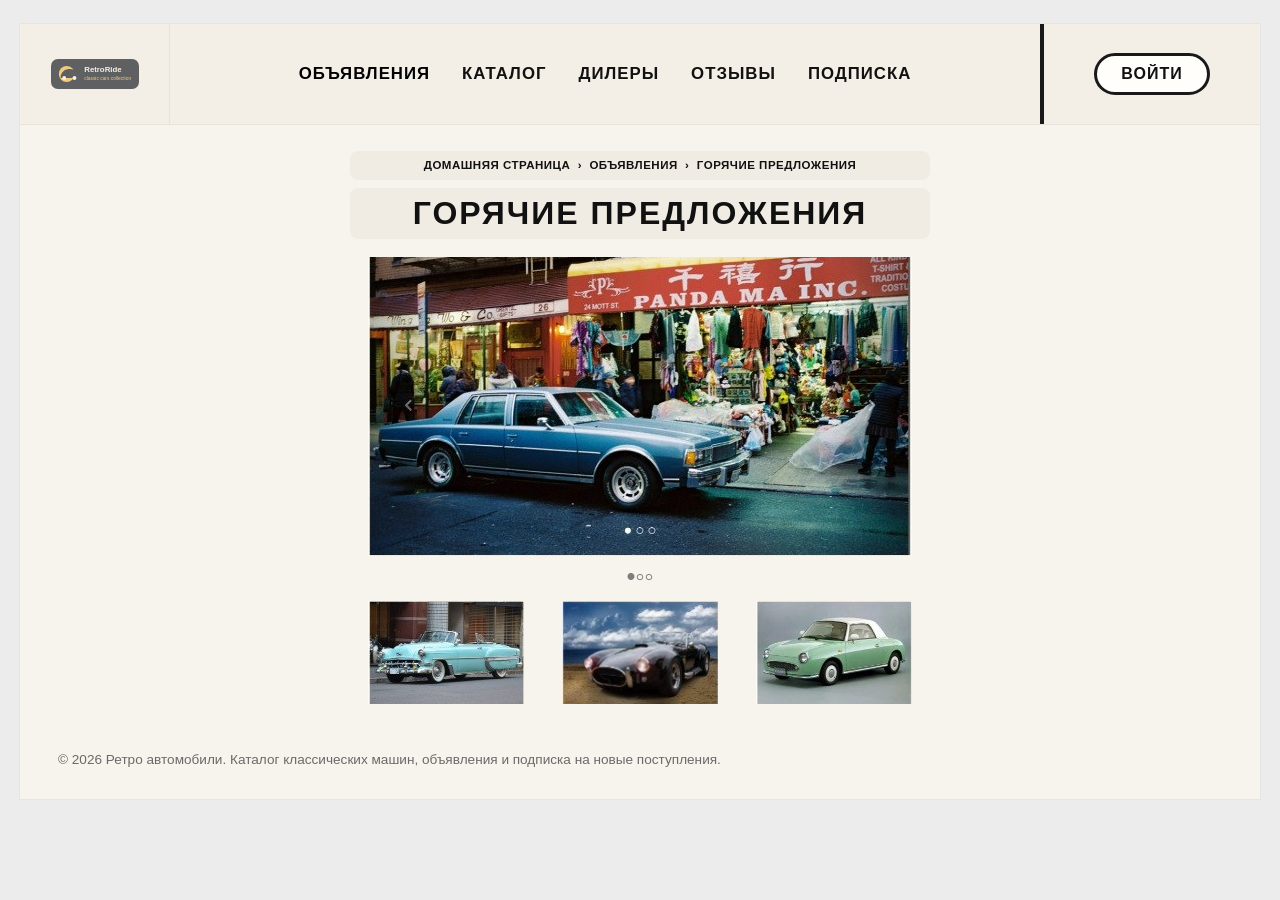
<file: index.html>
<!DOCTYPE html>
<html lang="ru">
<head>
        <meta charset="UTF-8">

        <!-- Аналитика -->
        <script>
            console.log("Аналитика подключена");
        </script>
    <meta charset="UTF-8">
    <meta name="viewport" content="width=device-width, initial-scale=1.0">
    <title>Ретро автомобили — главная</title>
    <link rel="icon" type="image/svg+xml" href="assets/favicon.svg">
    <link href="https://cdn.jsdelivr.net/npm/bootstrap@5.3.3/dist/css/bootstrap.min.css" rel="stylesheet">
    <link rel="stylesheet" href="assets/styles.css">
</head>
<body>
    <div class="site-shell">
        <!-- Шапка сайта с логотипом, навигацией и кнопкой входа -->
        <header class="site-header">
            <div class="d-flex align-items-center">
                <!-- Логотип сайта -->
                <div class="logo-box">
                    <a href="index.html"><img src="assets/logo.svg" alt="Логотип Ретро автомобили"></a>
                </div>

                <!-- Основное меню -->
                <nav class="main-nav navbar navbar-expand-lg">
                    <div class="container-fluid justify-content-center">
                        <button class="navbar-toggler" type="button" data-bs-toggle="collapse" data-bs-target="#mainMenu" aria-controls="mainMenu" aria-expanded="false" aria-label="Переключить навигацию">
                            <span class="navbar-toggler-icon"></span>
                        </button>
                        <div class="collapse navbar-collapse justify-content-center" id="mainMenu">
                            <ul class="navbar-nav gap-lg-3 align-items-lg-center">
                                <li class="nav-item"><a class="nav-link active" href="index.html">Объявления</a></li>
                                <li class="nav-item"><a class="nav-link " href="catalog.html">Каталог</a></li>
                                <li class="nav-item"><a class="nav-link " href="dealers.html">Дилеры</a></li>
                                <li class="nav-item"><a class="nav-link " href="reviews.html">Отзывы</a></li>
                                <li class="nav-item"><a class="nav-link " href="form.html">Подписка</a></li>
                            </ul>
                        </div>
                    </div>
                </nav>


                <!-- Кнопка входа -->
                <div class="login-box">
                    <a class="login-btn btn" href="login.html">Войти</a>
                </div>
            </div>
        </header>

        <!-- Основное содержимое главной страницы -->
        <main class="page-inner">
            <!-- Хлебные крошки -->
            <div class="breadcrumb-box">Домашняя страница &nbsp;›&nbsp; Объявления &nbsp;›&nbsp; Горячие предложения</div>

            <!-- Заголовок страницы -->
            <div class="title-box">
                <h1>Горячие предложения</h1>
            </div>

            <!-- Главный баннер с акционным автомобилем -->
            <section class="text-center">
                <a href="detail.html?car=impala"><img class="hero-main" src="assets/hero-main.jpg" alt="Главное предложение Chevrolet Impala"></a>
                <div class="carousel-dots">•◦◦</div>

                <!-- Миниатюры популярных автомобилей -->
                <div class="thumb-row">
                    <a href="detail.html?car=belair"><img src="assets/thumb-1.jpg" alt="Chevrolet Bel Air"></a>
                    <a href="detail.html?car=cobra"><img src="assets/thumb-2.jpg" alt="Ретро родстер Cobra"></a>
                    <a href="detail.html?car=figaro"><img src="assets/thumb-3.jpg" alt="Nissan Figaro"></a>
                </div>
            </section>
        </main>

        <!-- Футер сайта -->
        <footer class="footer-note">
            <p>© 2026 Ретро автомобили. Каталог классических машин, объявления и подписка на новые поступления.</p>
        </footer>
    </div>

    <script src="https://cdn.jsdelivr.net/npm/bootstrap@5.3.3/dist/js/bootstrap.bundle.min.js"></script>
    <script src="script.js"></script>
</body>
</html>
</file>
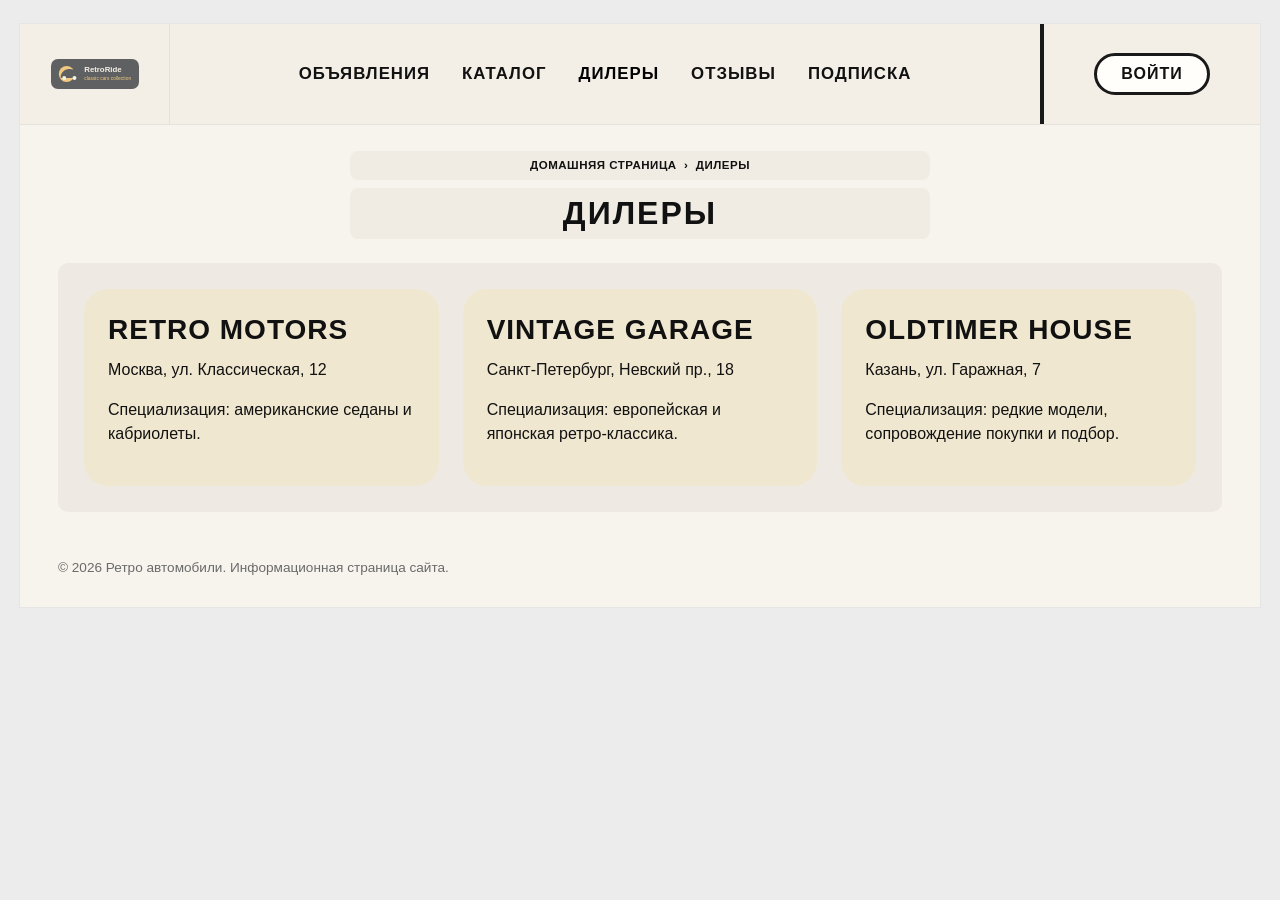
<file: dealers.html>
<!DOCTYPE html>
<html lang="ru">
<head>
  <meta charset="UTF-8">
  <meta name="viewport" content="width=device-width, initial-scale=1.0">
  <title>Ретро автомобили — дилеры</title>
  <link rel="icon" type="image/svg+xml" href="assets/favicon.svg">
  <link href="https://cdn.jsdelivr.net/npm/bootstrap@5.3.3/dist/css/bootstrap.min.css" rel="stylesheet">
  <link rel="stylesheet" href="assets/styles.css">
</head>
<body>
    <div class="site-shell">
        <!-- Шапка сайта -->
        <header class="site-header">
            <div class="d-flex align-items-center">
                <div class="logo-box"><a href="index.html"><img src="assets/logo.svg" alt="Логотип Ретро автомобили"></a></div>

                <!-- Основное меню -->
                <nav class="main-nav navbar navbar-expand-lg">
                    <div class="container-fluid justify-content-center">
                        <button class="navbar-toggler" type="button" data-bs-toggle="collapse" data-bs-target="#auxMenu" aria-controls="auxMenu" aria-expanded="false" aria-label="Переключить навигацию">
                            <span class="navbar-toggler-icon"></span>
                        </button>
                        <div class="collapse navbar-collapse justify-content-center" id="auxMenu">
                            <ul class="navbar-nav gap-lg-3 align-items-lg-center">
                                <li class="nav-item"><a class="nav-link " href="index.html">Объявления</a></li>
                                <li class="nav-item"><a class="nav-link " href="catalog.html">Каталог</a></li>
                                <li class="nav-item"><a class="nav-link active" href="dealers.html">Дилеры</a></li>
                                <li class="nav-item"><a class="nav-link " href="reviews.html">Отзывы</a></li>
                                <li class="nav-item"><a class="nav-link " href="form.html">Подписка</a></li>
                            </ul>
                        </div>
                    </div>
                </nav>

                <div class="login-box"><a class="login-btn btn" href="login.html">Войти</a></div>
            </div>
        </header>

        <main class="page-inner">
            <div class="breadcrumb-box">Домашняя страница &nbsp;›&nbsp; Дилеры</div>
            <div class="title-box"><h1>Дилеры</h1></div>
            <section class="catalog-panel mt-4">
                <!-- Список дилеров -->
                <div class="row g-4">
                    <div class="col-md-4"><div class="info-card h-100"><h3>Retro Motors</h3><p>Москва, ул. Классическая, 12</p><p>Специализация: американские седаны и кабриолеты.</p></div></div>
                    <div class="col-md-4"><div class="info-card h-100"><h3>Vintage Garage</h3><p>Санкт-Петербург, Невский пр., 18</p><p>Специализация: европейская и японская ретро-классика.</p></div></div>
                    <div class="col-md-4"><div class="info-card h-100"><h3>Oldtimer House</h3><p>Казань, ул. Гаражная, 7</p><p>Специализация: редкие модели, сопровождение покупки и подбор.</p></div></div>
                </div>
            </section>
        </main>

        <footer class="footer-note">
            <p>© 2026 Ретро автомобили. Информационная страница сайта.</p>
        </footer>
    </div>
    <script src="https://cdn.jsdelivr.net/npm/bootstrap@5.3.3/dist/js/bootstrap.bundle.min.js"></script>
    <script src="script.js"></script>
</body>
</html>
</file>
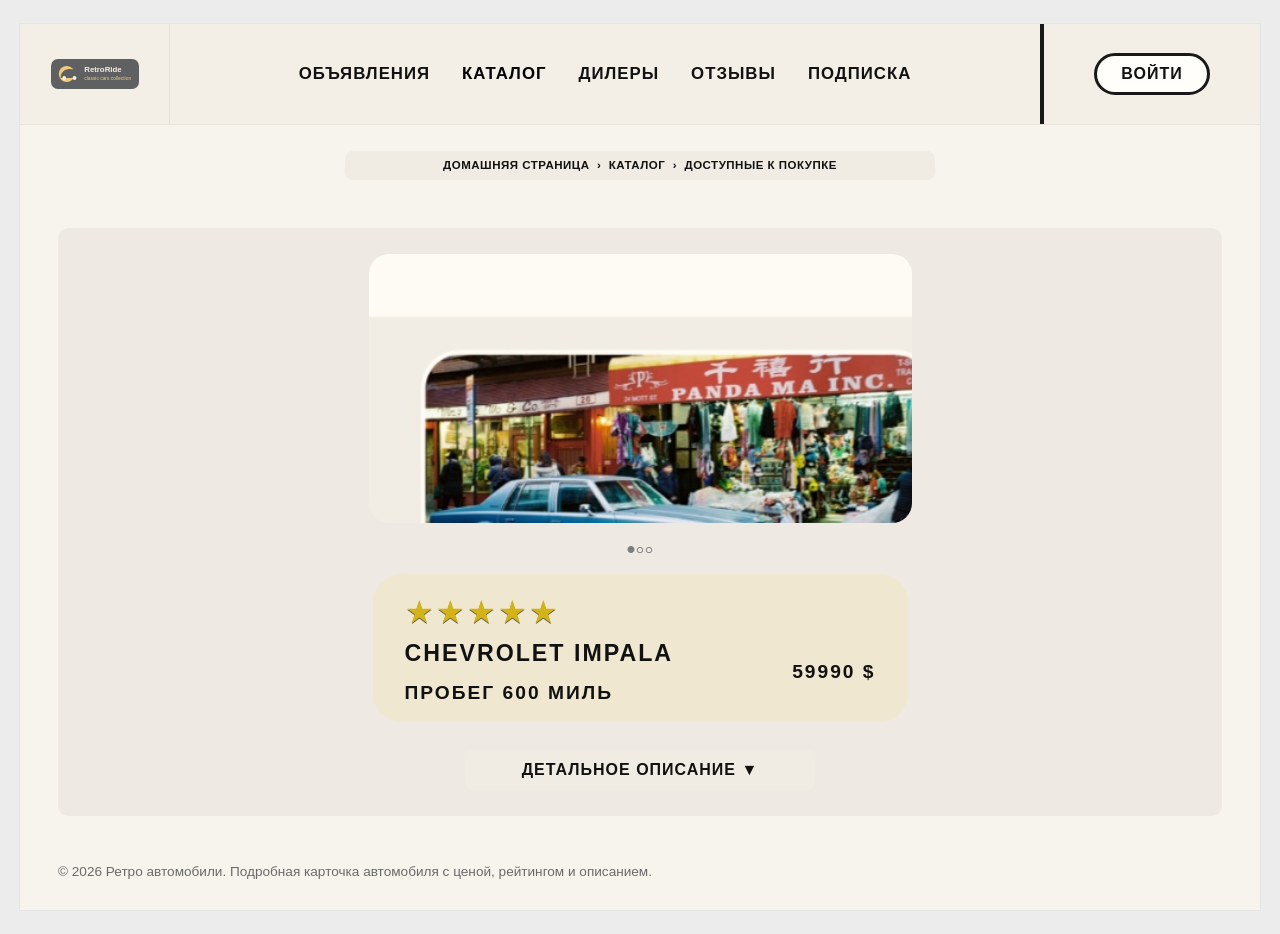
<file: detail.html>
<!DOCTYPE html>
<html lang="ru">
<head>
  <meta charset="UTF-8">
  <meta name="viewport" content="width=device-width, initial-scale=1.0">
  <title>Ретро автомобили — карточка товара</title>
  <link rel="icon" type="image/svg+xml" href="assets/favicon.svg">
  <link href="https://cdn.jsdelivr.net/npm/bootstrap@5.3.3/dist/css/bootstrap.min.css" rel="stylesheet">
  <link rel="stylesheet" href="assets/styles.css">
</head>
<body>
    <div class="site-shell">
        <!-- Шапка сайта -->
        <header class="site-header">
            <div class="d-flex align-items-center">
                <div class="logo-box">
                    <a href="index.html"><img src="assets/logo.svg" alt="Логотип Ретро автомобили"></a>
                </div>
                <!-- Основное меню -->
                <nav class="main-nav navbar navbar-expand-lg">
                    <div class="container-fluid justify-content-center">
                        <button class="navbar-toggler" type="button" data-bs-toggle="collapse" data-bs-target="#detailMenu" aria-controls="detailMenu" aria-expanded="false" aria-label="Переключить навигацию">
                            <span class="navbar-toggler-icon"></span>
                        </button>
                        <div class="collapse navbar-collapse justify-content-center" id="detailMenu">
                            <ul class="navbar-nav gap-lg-3 align-items-lg-center">
                                <li class="nav-item"><a class="nav-link" href="index.html">Объявления</a></li>
                                <li class="nav-item"><a class="nav-link active" href="catalog.html">Каталог</a></li>
                                <li class="nav-item"><a class="nav-link" href="dealers.html">Дилеры</a></li>
                                <li class="nav-item"><a class="nav-link" href="reviews.html">Отзывы</a></li>
                                <li class="nav-item"><a class="nav-link" href="form.html">Подписка</a></li>
                            </ul>
                        </div>
                    </div>
                </nav>
                <div class="login-box"><a class="login-btn btn" href="login.html">Войти</a></div>
            </div>
        </header>

        <!-- Контент страницы товара -->
        <main class="page-inner">
            <div class="breadcrumb-box" style="max-width:590px;">Домашняя страница &nbsp;›&nbsp; Каталог &nbsp;›&nbsp; Доступные к покупке</div>

            <!-- Карточка одного товара -->
            <section class="detail-panel mt-5">
                <img class="detail-image" id="detailImage" src="assets/detail-main.jpg" alt="Ретро автомобиль">
                <div class="carousel-dots">•◦◦</div>

                <!-- Информация об автомобиле -->
                <div class="detail-info">
                    <div class="stars mb-2" id="detailStars">★★★★★</div>
                    <div class="detail-grid">
                        <div class="detail-left">
                            <div class="car-title mb-2" id="detailTitle">Chevrolet Impala</div>
                            <div class="detail-spec" id="detailMileage">Пробег 600 миль</div>
                        </div>
                        <div class="detail-right">
                            <div class="car-price" id="detailPrice">59990 $</div>
                        </div>
                    </div>
                </div>

                <!-- Кнопка разворачивания описания -->
                <div class="description-toggle" data-bs-toggle="collapse" data-bs-target="#descriptionBox" role="button" aria-expanded="false" aria-controls="descriptionBox">
                    Детальное описание ▼
                </div>
                <div class="collapse mt-3" id="descriptionBox">
                    <div class="card card-body border-0 bg-transparent text-center" id="detailDescription">
                        Chevrolet Impala — просторный американский седан в классическом исполнении.
                    </div>
                </div>
            </section>
        </main>

        <footer class="footer-note">
            <p>© 2026 Ретро автомобили. Подробная карточка автомобиля с ценой, рейтингом и описанием.</p>
        </footer>
    </div>

    <script src="https://cdn.jsdelivr.net/npm/bootstrap@5.3.3/dist/js/bootstrap.bundle.min.js"></script>
    <script>
        // Данные автомобилей для динамического заполнения страницы
        const cars = {
            impala: {
                title: 'Chevrolet Impala',
                price: '59990 $',
                mileage: 'Пробег 600 миль',
                stars: '★★★★★',
                image: 'assets/catalog-1.jpg',
                description: 'Chevrolet Impala — просторный американский седан в классическом исполнении. Автомобиль сохранён в выразительном ретро-стиле, подходит для коллекции, фотосессий и торжественных мероприятий.'
            },
            figaro: {
                title: 'Nissan Figaro',
                price: '14990 $',
                mileage: 'Пробег 420 миль',
                stars: '★★★',
                image: 'assets/catalog-2.jpg',
                description: 'Nissan Figaro — компактное стильное купе в нежно-зелёном цвете. Подойдёт для городской коллекции, выставок и любителей необычной японской классики.'
            },
            belair: {
                title: 'Chevrolet Bel Air',
                price: '29900 $',
                mileage: 'Пробег 510 миль',
                stars: '★★★★',
                image: 'assets/catalog-3.jpg',
                description: 'Chevrolet Bel Air — культовый кабриолет 1950-х годов с узнаваемым хромом и мягкими линиями кузова. Хороший выбор для парадных выездов и частной коллекции.'
            },
            cobra: {
                title: 'AC Cobra',
                price: '42900 $',
                mileage: 'Пробег 300 миль',
                stars: '★★★★★',
                image: 'assets/thumb-2.jpg',
                description: 'AC Cobra — редкий ретро-родстер со спортивным характером. Отличается эффектной внешностью, низкой посадкой и высоким интересом коллекционеров.'
            }
        };

        // Определяем, какой автомобиль был выбран в каталоге
        const params = new URLSearchParams(window.location.search);
        const selectedCar = cars[params.get('car')] || cars.impala;

        // Заполняем страницу данными выбранного автомобиля
        document.title = 'Ретро автомобили — ' + selectedCar.title;
        document.getElementById('detailImage').src = selectedCar.image;
        document.getElementById('detailImage').alt = selectedCar.title;
        document.getElementById('detailTitle').textContent = selectedCar.title;
        document.getElementById('detailPrice').textContent = selectedCar.price;
        document.getElementById('detailMileage').textContent = selectedCar.mileage;
        document.getElementById('detailStars').textContent = selectedCar.stars;
        document.getElementById('detailDescription').textContent = selectedCar.description;
    </script>
    <script src="script.js"></script>
</body>
</html>
</file>
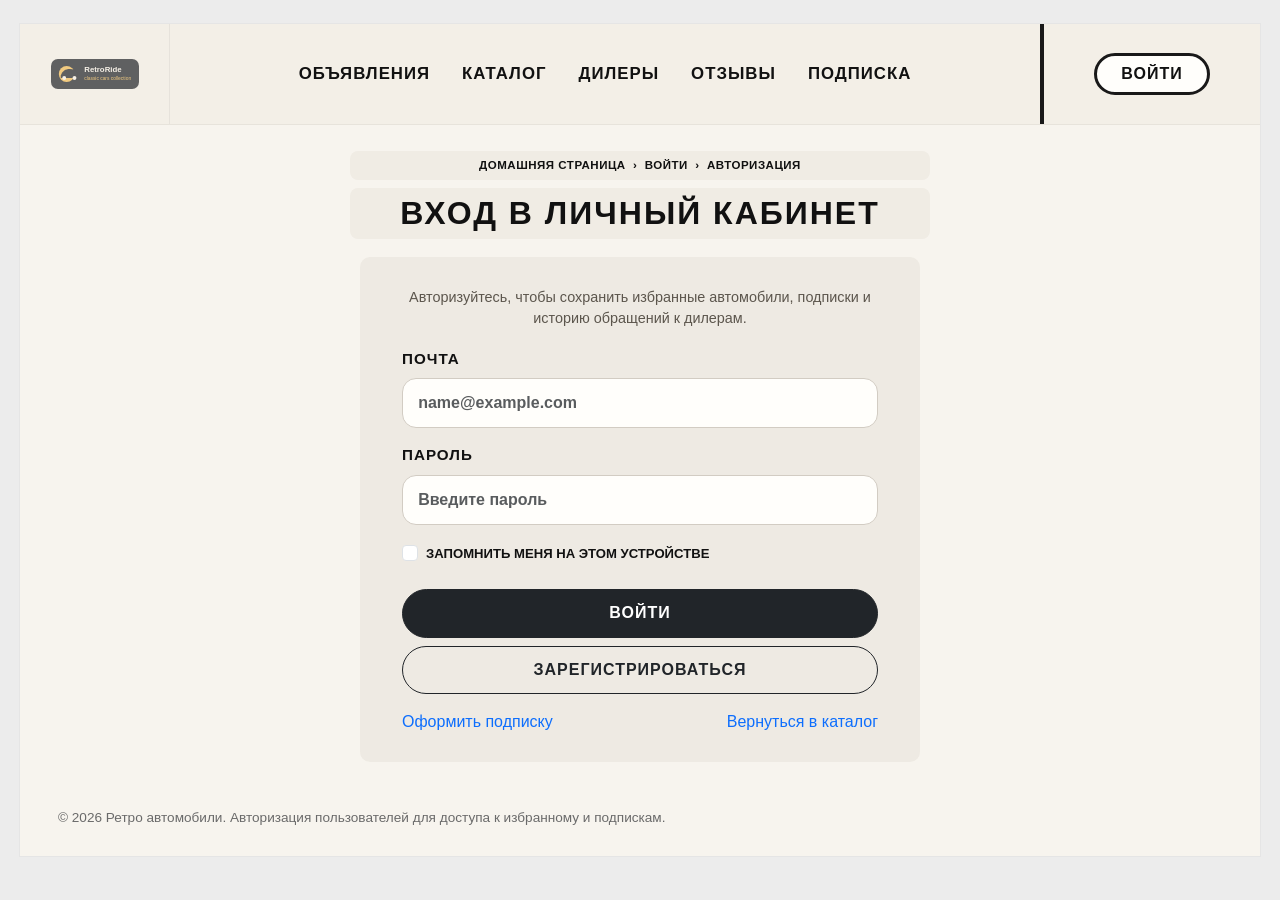
<file: login.html>
<!DOCTYPE html>
<html lang="ru">
<head>
  <meta charset="UTF-8">
  <meta name="viewport" content="width=device-width, initial-scale=1.0">
  <title>Ретро автомобили — вход</title>
  <link rel="icon" type="image/svg+xml" href="assets/favicon.svg">
  <link href="https://cdn.jsdelivr.net/npm/bootstrap@5.3.3/dist/css/bootstrap.min.css" rel="stylesheet">
  <link rel="stylesheet" href="assets/styles.css">
</head>
<body>
    <div class="site-shell">
        <!-- Шапка сайта -->
        <header class="site-header">
            <div class="d-flex align-items-center">
                <div class="logo-box">
                    <a href="index.html"><img src="assets/logo.svg" alt="Логотип Ретро автомобили"></a>
                </div>

                <!-- Основное меню -->
                <nav class="main-nav navbar navbar-expand-lg">
                    <div class="container-fluid justify-content-center">
                        <button class="navbar-toggler" type="button" data-bs-toggle="collapse" data-bs-target="#loginMenu" aria-controls="loginMenu" aria-expanded="false" aria-label="Переключить навигацию">
                            <span class="navbar-toggler-icon"></span>
                        </button>
                        <div class="collapse navbar-collapse justify-content-center" id="loginMenu">
                            <ul class="navbar-nav gap-lg-3 align-items-lg-center">
                                <li class="nav-item"><a class="nav-link" href="index.html">Объявления</a></li>
                                <li class="nav-item"><a class="nav-link" href="catalog.html">Каталог</a></li>
                                <li class="nav-item"><a class="nav-link" href="dealers.html">Дилеры</a></li>
                                <li class="nav-item"><a class="nav-link" href="reviews.html">Отзывы</a></li>
                                <li class="nav-item"><a class="nav-link" href="form.html">Подписка</a></li>
                            </ul>
                        </div>
                    </div>
                </nav>

                <div class="login-box"><a class="login-btn btn" href="login.html">Войти</a></div>
            </div>
        </header>

        <!-- Страница входа -->
        <main class="page-inner">
            <div class="breadcrumb-box">Домашняя страница &nbsp;›&nbsp; Войти &nbsp;›&nbsp; Авторизация</div>

            <div class="title-box">
                <h1>Вход в личный кабинет</h1>
            </div>

            <section class="login-panel">
                <p class="helper-text">Авторизуйтесь, чтобы сохранить избранные автомобили, подписки и историю обращений к дилерам.</p>

                <!-- Форма входа -->
                <form class="needs-validation" id="loginForm" novalidate>
                    <div class="mb-3">
                        <label class="form-label-custom" for="loginEmail">Почта</label>
                        <input class="form-control" id="loginEmail" type="email" placeholder="name@example.com" required>
                        <div class="invalid-feedback">Введите электронную почту.</div>
                    </div>

                    <div class="mb-3">
                        <label class="form-label-custom" for="loginPassword">Пароль</label>
                        <input class="form-control" id="loginPassword" type="password" placeholder="Введите пароль" required>
                        <div class="invalid-feedback">Введите пароль.</div>
                    </div>

                    <div class="form-check mb-4">
                        <input class="form-check-input" type="checkbox" id="rememberMe">
                        <label class="form-check-label" for="rememberMe">Запомнить меня на этом устройстве</label>
                    </div>

                    <div class="d-grid gap-2">
                        <button class="btn btn-dark submit-btn" type="submit">Войти</button>
                        <a class="btn btn-outline-dark submit-btn" href="form.html">Зарегистрироваться</a>
                    </div>

                    <div class="login-links">
                        <a href="form.html">Оформить подписку</a>
                        <a href="catalog.html">Вернуться в каталог</a>
                    </div>
                </form>
            </section>
        </main>

        <footer class="footer-note">
            <p>© 2026 Ретро автомобили. Авторизация пользователей для доступа к избранному и подпискам.</p>
        </footer>
    </div>

    <script src="https://cdn.jsdelivr.net/npm/bootstrap@5.3.3/dist/js/bootstrap.bundle.min.js"></script>
    <script>
        // Простая клиентская проверка формы с Bootstrap
        (() => {
            const forms = document.querySelectorAll('.needs-validation');
            Array.from(forms).forEach(form => {
                form.addEventListener('submit', event => {
                    if (!form.checkValidity()) {
                        event.preventDefault();
                        event.stopPropagation();
                    }
                    form.classList.add('was-validated');
                }, false);
            });
        })();
    </script>
    <script src="script.js"></script>
</body>
</html>
</file>
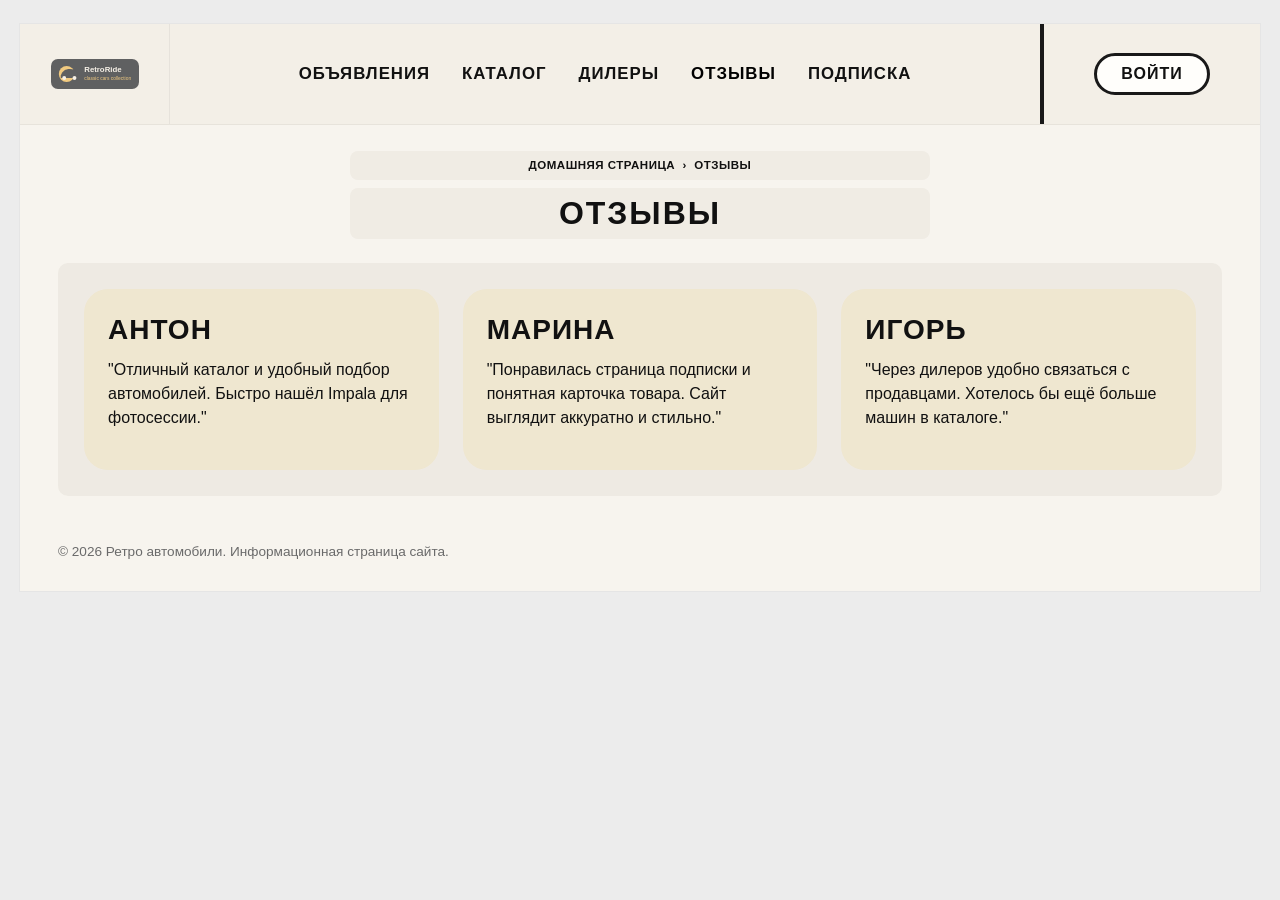
<file: reviews.html>
<!DOCTYPE html>
<html lang="ru">
<head>
  <meta charset="UTF-8">
  <meta name="viewport" content="width=device-width, initial-scale=1.0">
  <title>Ретро автомобили — отзывы</title>
  <link rel="icon" type="image/svg+xml" href="assets/favicon.svg">
  <link href="https://cdn.jsdelivr.net/npm/bootstrap@5.3.3/dist/css/bootstrap.min.css" rel="stylesheet">
  <link rel="stylesheet" href="assets/styles.css">
</head>
<body>
    <div class="site-shell">
        <!-- Шапка сайта -->
        <header class="site-header">
            <div class="d-flex align-items-center">
                <div class="logo-box"><a href="index.html"><img src="assets/logo.svg" alt="Логотип Ретро автомобили"></a></div>

                <!-- Основное меню -->
                <nav class="main-nav navbar navbar-expand-lg">
                    <div class="container-fluid justify-content-center">
                        <button class="navbar-toggler" type="button" data-bs-toggle="collapse" data-bs-target="#auxMenu" aria-controls="auxMenu" aria-expanded="false" aria-label="Переключить навигацию">
                            <span class="navbar-toggler-icon"></span>
                        </button>
                        <div class="collapse navbar-collapse justify-content-center" id="auxMenu">
                            <ul class="navbar-nav gap-lg-3 align-items-lg-center">
                                <li class="nav-item"><a class="nav-link " href="index.html">Объявления</a></li>
                                <li class="nav-item"><a class="nav-link " href="catalog.html">Каталог</a></li>
                                <li class="nav-item"><a class="nav-link " href="dealers.html">Дилеры</a></li>
                                <li class="nav-item"><a class="nav-link active" href="reviews.html">Отзывы</a></li>
                                <li class="nav-item"><a class="nav-link " href="form.html">Подписка</a></li>
                            </ul>
                        </div>
                    </div>
                </nav>

                <div class="login-box"><a class="login-btn btn" href="login.html">Войти</a></div>
            </div>
        </header>

        <main class="page-inner">
            <div class="breadcrumb-box">Домашняя страница &nbsp;›&nbsp; Отзывы</div>
            <div class="title-box"><h1>Отзывы</h1></div>
            <section class="catalog-panel mt-4">
                <!-- Список отзывов -->
                <div class="row g-4">
                    <div class="col-md-4"><div class="info-card h-100"><h3>Антон</h3><p>"Отличный каталог и удобный подбор автомобилей. Быстро нашёл Impala для фотосессии."</p></div></div>
                    <div class="col-md-4"><div class="info-card h-100"><h3>Марина</h3><p>"Понравилась страница подписки и понятная карточка товара. Сайт выглядит аккуратно и стильно."</p></div></div>
                    <div class="col-md-4"><div class="info-card h-100"><h3>Игорь</h3><p>"Через дилеров удобно связаться с продавцами. Хотелось бы ещё больше машин в каталоге."</p></div></div>
                </div>
            </section>
        </main>

        <footer class="footer-note">
            <p>© 2026 Ретро автомобили. Информационная страница сайта.</p>
        </footer>
    </div>
    <script src="https://cdn.jsdelivr.net/npm/bootstrap@5.3.3/dist/js/bootstrap.bundle.min.js"></script>
    <script src="script.js"></script>
</body>
</html>
</file>
<file: assets/styles.css>
:root {
  --bg-page: #ececec;
  --bg-panel: #f7f4ee;
  --bg-soft: #f0ece4;
  --bg-card: #efe7d0;
  --text-main: #111111;
  --text-muted: #6a6a6a;
  --border-dark: #191919;
  --accent: #b58b43;
}

body {
  background: var(--bg-page);
  color: var(--text-main);
  font-family: Arial, Helvetica, sans-serif;
}

a {
  text-decoration: none;
}

.site-shell {
  max-width: 1240px;
  margin: 24px auto;
  background: var(--bg-panel);
  box-shadow: 0 0 0 1px rgba(0, 0, 0, 0.03);
}

.site-header {
  background: #f3efe7;
  border-bottom: 1px solid rgba(0, 0, 0, 0.05);
}

.logo-box {
  width: 150px;
  min-width: 150px;
  height: 100px;
  border-right: 1px solid rgba(0, 0, 0, 0.05);
  display: flex;
  align-items: center;
  justify-content: center;
}

.logo-box img {
  width: 88px;
  height: 88px;
  object-fit: contain;
  opacity: 0.65;
}

.main-nav {
  flex: 1;
}

.main-nav .nav-link {
  color: var(--text-main);
  font-weight: 900;
  letter-spacing: 1px;
  text-transform: uppercase;
  padding: 0.75rem 1rem;
  font-size: 1.05rem;
}

.main-nav .nav-link:hover,
.main-nav .nav-link.active {
  color: #000;
}

.login-box {
  width: 220px;
  min-width: 220px;
  height: 100px;
  border-left: 4px solid var(--border-dark);
  display: flex;
  align-items: center;
  justify-content: center;
}

.login-btn {
  border: 3px solid var(--border-dark);
  border-radius: 999px;
  padding: 0.35rem 1.5rem;
  font-weight: 900;
  text-transform: uppercase;
  letter-spacing: 1px;
  background: #fffefb;
  color: var(--text-main);
}

.login-btn:hover {
  background: #191919;
  color: #fffefb;
}

.page-inner {
  padding: 16px 38px 28px;
}

.breadcrumb-box,
.title-box,
.description-toggle {
  background: var(--bg-soft);
  border-radius: 8px;
}

.breadcrumb-box {
  max-width: 580px;
  margin: 10px auto 8px;
  padding: 6px 14px;
  font-size: 0.72rem;
  text-align: center;
  font-weight: 700;
  text-transform: uppercase;
  letter-spacing: 0.5px;
}

.title-box {
  max-width: 580px;
  margin: 0 auto 18px;
  padding: 6px 14px;
  text-align: center;
}

.title-box h1 {
  margin: 0;
  font-size: 2rem;
  font-weight: 900;
  letter-spacing: 2px;
  text-transform: uppercase;
}

.hero-main,
.detail-image {
  display: block;
  width: 100%;
  max-width: 544px;
  margin: 0 auto;
}

.detail-image {
  max-width: 543px;
  margin-bottom: 14px;
  border-radius: 20px;
}

.carousel-dots {
  text-align: center;
  font-size: 1.6rem;
  color: #7d7d7d;
  line-height: 1;
  margin: 8px 0 12px;
}

.thumb-row {
  display: flex;
  gap: 38px;
  justify-content: center;
  flex-wrap: wrap;
}

.thumb-row a {
  display: inline-block;
}

.thumb-row img {
  width: 156px;
  height: 103px;
  object-fit: cover;
}

.catalog-panel,
.detail-panel,
.form-panel,
.login-panel {
  background: rgba(235, 231, 223, 0.75);
  border-radius: 10px;
  padding: 26px;
}

/* Сетка каталога с одинаковой высотой карточек */
.catalog-grid {
  row-gap: 24px;
}

.catalog-card {
  height: 100%;
  border: 0;
  border-radius: 26px;
  overflow: hidden;
  background: #faf7f1;
  box-shadow: 0 8px 20px rgba(0, 0, 0, 0.04);
  transition: transform 0.2s ease, box-shadow 0.2s ease;
}

.catalog-card:hover {
  transform: translateY(-3px);
  box-shadow: 0 14px 30px rgba(0, 0, 0, 0.08);
}

.catalog-image-wrap {
  height: 220px;
  overflow: hidden;
  background: #ddd6c8;
}

.catalog-image-wrap img {
  width: 100%;
  height: 100%;
  object-fit: cover;
  display: block;
}

.catalog-card .card-body {
  display: flex;
  flex-direction: column;
  gap: 12px;
  min-height: 220px;
  padding: 24px;
  background: var(--bg-card);
}

.catalog-card .card-title,
.car-title,
.car-price,
.detail-spec {
  font-weight: 900;
  text-transform: uppercase;
  letter-spacing: 2px;
}

.catalog-card .card-title {
  text-align: center;
  font-size: 1.25rem;
  min-height: 3rem;
  display: flex;
  align-items: center;
  justify-content: center;
}

.catalog-card .car-meta {
  text-align: center;
  font-weight: 800;
  color: #534d44;
  text-transform: uppercase;
  letter-spacing: 1px;
  font-size: 0.9rem;
}

.catalog-card .car-price {
  text-align: center;
  font-size: 1.2rem;
  margin: 0;
}

.catalog-card .stars {
  text-align: center;
  margin: 0;
}

.catalog-card .btn {
  margin-top: auto;
  font-weight: 800;
  text-transform: uppercase;
  letter-spacing: 1px;
  border-radius: 999px;
}

.detail-info,
.info-card {
  background: var(--bg-card);
}

.detail-info {
  border-radius: 28px;
  min-height: 112px;
  padding: 22px 32px 14px;
  max-width: 535px;
  margin: 0 auto;
}

.car-title {
  font-size: 1.45rem;
  margin-bottom: 10px;
  text-align: center;
}

.car-price,
.detail-spec {
  font-size: 1.2rem;
  text-align: center;
}

.stars {
  color: #d3b316;
  font-size: 2rem;
  letter-spacing: 2px;
  text-shadow: 0 1px 0 #555;
  line-height: 1;
}

.detail-grid {
  display: grid;
  grid-template-columns: 1fr auto;
  gap: 14px;
  align-items: center;
}

.detail-left .car-title,
.detail-left .detail-spec,
.detail-right .car-price {
  text-align: left;
}

.description-toggle {
  max-width: 350px;
  margin: 28px auto 0;
  padding: 8px 16px;
  text-align: center;
  font-weight: 800;
  text-transform: uppercase;
  letter-spacing: 1px;
}

.form-panel,
.login-panel {
  max-width: 560px;
  margin: 0 auto;
  padding: 30px 42px 28px;
}

.form-label-custom {
  display: block;
  font-size: 0.95rem;
  font-weight: 800;
  text-transform: uppercase;
  letter-spacing: 1px;
  margin-bottom: 8px;
}

.form-control,
.form-select {
  border-radius: 14px;
  border: 1px solid #d2ccc3;
  font-weight: 700;
  padding: 0.75rem 0.95rem;
  background: #fffefb;
}

.form-control:focus,
.form-check-input:focus,
.plan-option .form-check-input:focus {
  border-color: var(--accent);
  box-shadow: 0 0 0 0.2rem rgba(181, 139, 67, 0.18);
}

/* Улучшенный выбор подписки */
.plan-grid {
  display: grid;
  gap: 12px;
}

.plan-option {
  position: relative;
  border: 1px solid #d9d2c7;
  border-radius: 18px;
  background: #fffefb;
  padding: 16px 18px;
  transition: border-color 0.2s ease, box-shadow 0.2s ease, transform 0.2s ease;
}

.plan-option:hover {
  transform: translateY(-2px);
  border-color: #c3a56e;
}

.plan-option .form-check-input {
  position: absolute;
  right: 18px;
  top: 20px;
}

.plan-option .form-check-label {
  display: block;
  padding-right: 32px;
  cursor: pointer;
}

.plan-title {
  display: block;
  font-weight: 900;
  text-transform: uppercase;
  letter-spacing: 1px;
  margin-bottom: 4px;
  font-size: 0.95rem;
}

.plan-text,
.helper-text {
  color: #5c564d;
  font-size: 0.9rem;
  line-height: 1.45;
}

.plan-option:has(.form-check-input:checked) {
  border-color: var(--accent);
  box-shadow: 0 0 0 3px rgba(181, 139, 67, 0.16);
  background: #fffaf0;
}

.form-check-label {
  font-size: 0.82rem;
  font-weight: 700;
  text-transform: uppercase;
}

.submit-btn {
  border-radius: 999px;
  font-weight: 800;
  text-transform: uppercase;
  letter-spacing: 1px;
  padding: 0.7rem 2rem;
}

.login-panel .helper-text {
  text-align: center;
  margin-bottom: 1.2rem;
}

.login-links {
  display: flex;
  justify-content: space-between;
  gap: 12px;
  flex-wrap: wrap;
  margin-top: 1rem;
}

.footer-note {
  padding: 18px 38px 28px;
  color: var(--text-muted);
  font-size: 0.85rem;
}

.footer-note p {
  margin: 0;
}

.link-card {
  color: inherit;
}

.info-card {
  border-radius: 24px;
  padding: 24px;
  min-height: 100%;
}

.info-card h3 {
  font-weight: 900;
  text-transform: uppercase;
  letter-spacing: 1px;
  margin-bottom: 12px;
}

@media (max-width: 991px) {
  .site-shell {
    margin: 0;
  }

  .site-header .d-flex {
    flex-direction: column;
  }

  .logo-box,
  .login-box {
    width: 100%;
    min-width: 100%;
    border-left: 0;
    border-right: 0;
    height: auto;
    padding: 12px 0;
  }

  .main-nav {
    width: 100%;
  }

  .detail-grid {
    grid-template-columns: 1fr;
  }

  .detail-left .car-title,
  .detail-left .detail-spec,
  .detail-right .car-price {
    text-align: center;
  }
}

@media (max-width: 576px) {
  .page-inner {
    padding: 16px 18px 24px;
  }

  .form-panel,
  .login-panel,
  .catalog-panel,
  .detail-panel {
    padding: 20px 16px;
  }

  .title-box h1 {
    font-size: 1.45rem;
  }

  .catalog-image-wrap {
    height: 180px;
  }
}
</file>
